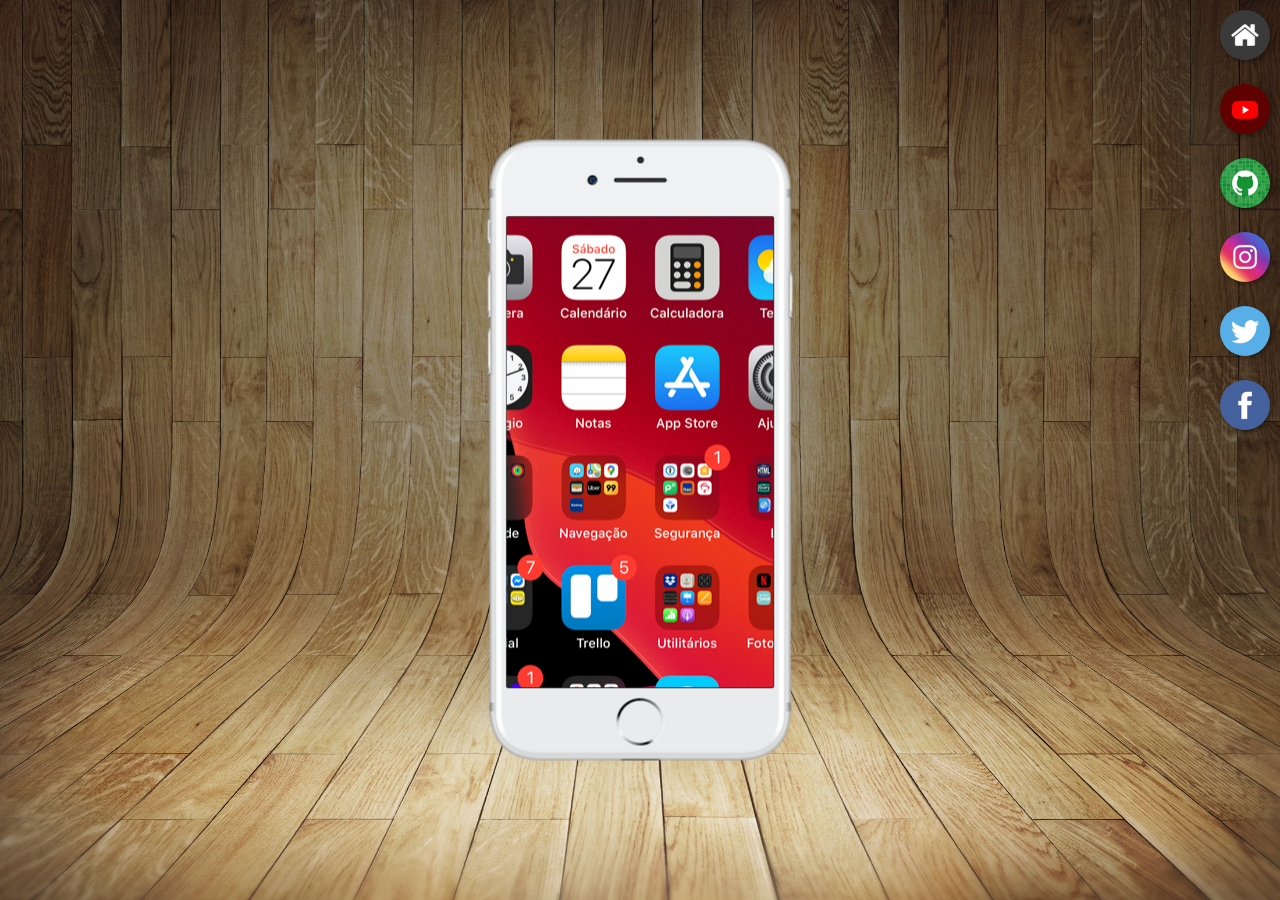
<file: index.html>
<!DOCTYPE html>
<html lang="pt-br">
<head>
    <meta charset="UTF-8">
    <meta name="viewport" content="width=device-width, initial-scale=1.0">
    <link rel="shortcut icon" href="favicon.ico" type="image/x-icon">
    <link rel="stylesheet" href="estilos/style.css">
    <title>Projetos redes sociais</title>
</head>
<body>
    <main>
        <section id="telefone">
            <iframe src="home.html" name="tela" id="tela" frameborder="0">
                Seu navegador não é compatível com isso.
            </iframe>
        </section>

        <section id="redes-sociais">

            <a href="home.html" target="tela"><img src="imagens/logo-home.jpg" alt="Home"></a><br>

            <a href="youtube.html" target="tela"><img src="imagens/logo-youtube.jpg" alt="Youtube"></a><br>

            <a href="github.html" target="tela"><img src="imagens/logo-github.jpg" alt="GitHub"></a><br>

            <a href="instagram.html" target="tela"><img src="imagens/logo-instagram.jpg" alt="Instagram"></a><br>

            <a href="twitter.html" target="tela"><img src="imagens/logo-twitter.jpg" alt="Twitter"></a><br>

            <a href="facebook.html" target="tela"><img src="imagens/logo-facebook.jpg" alt="Facebook"></a>
        </section>
    </main>
</body>
</html>
</file>
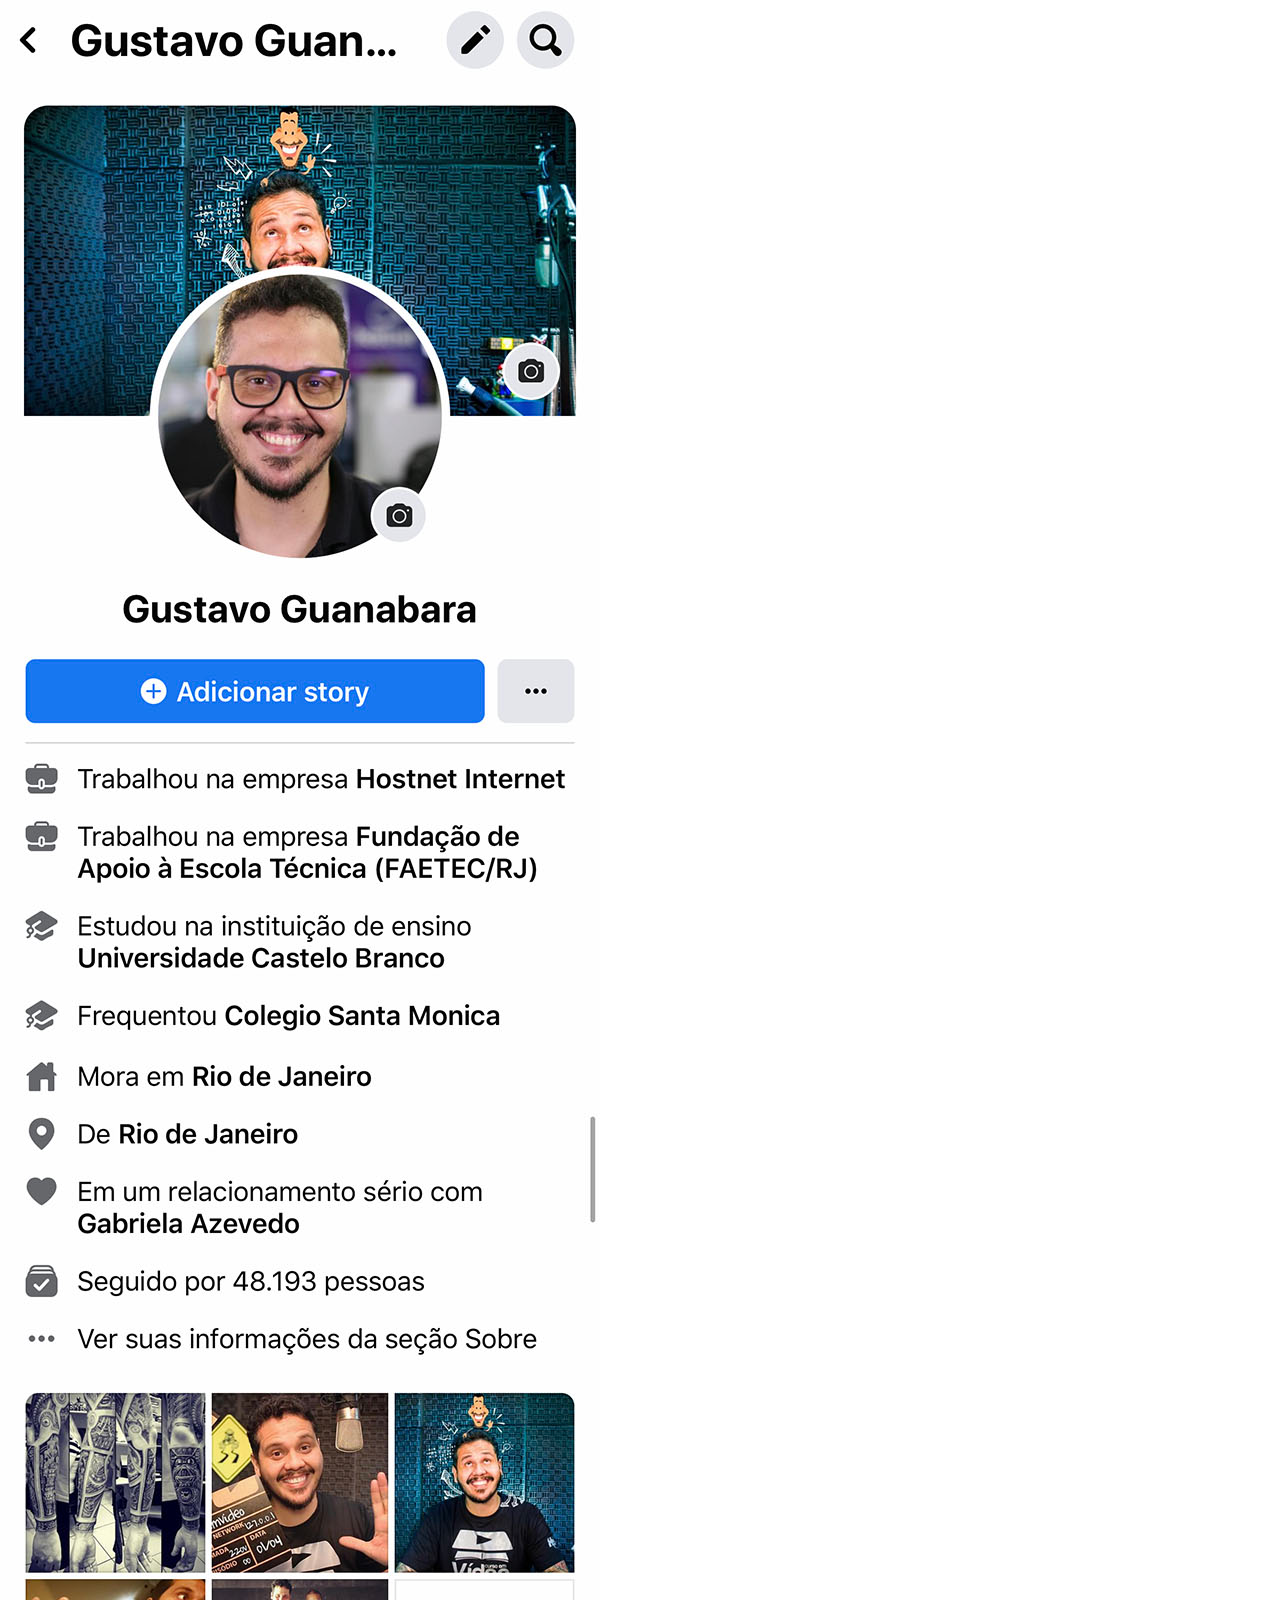
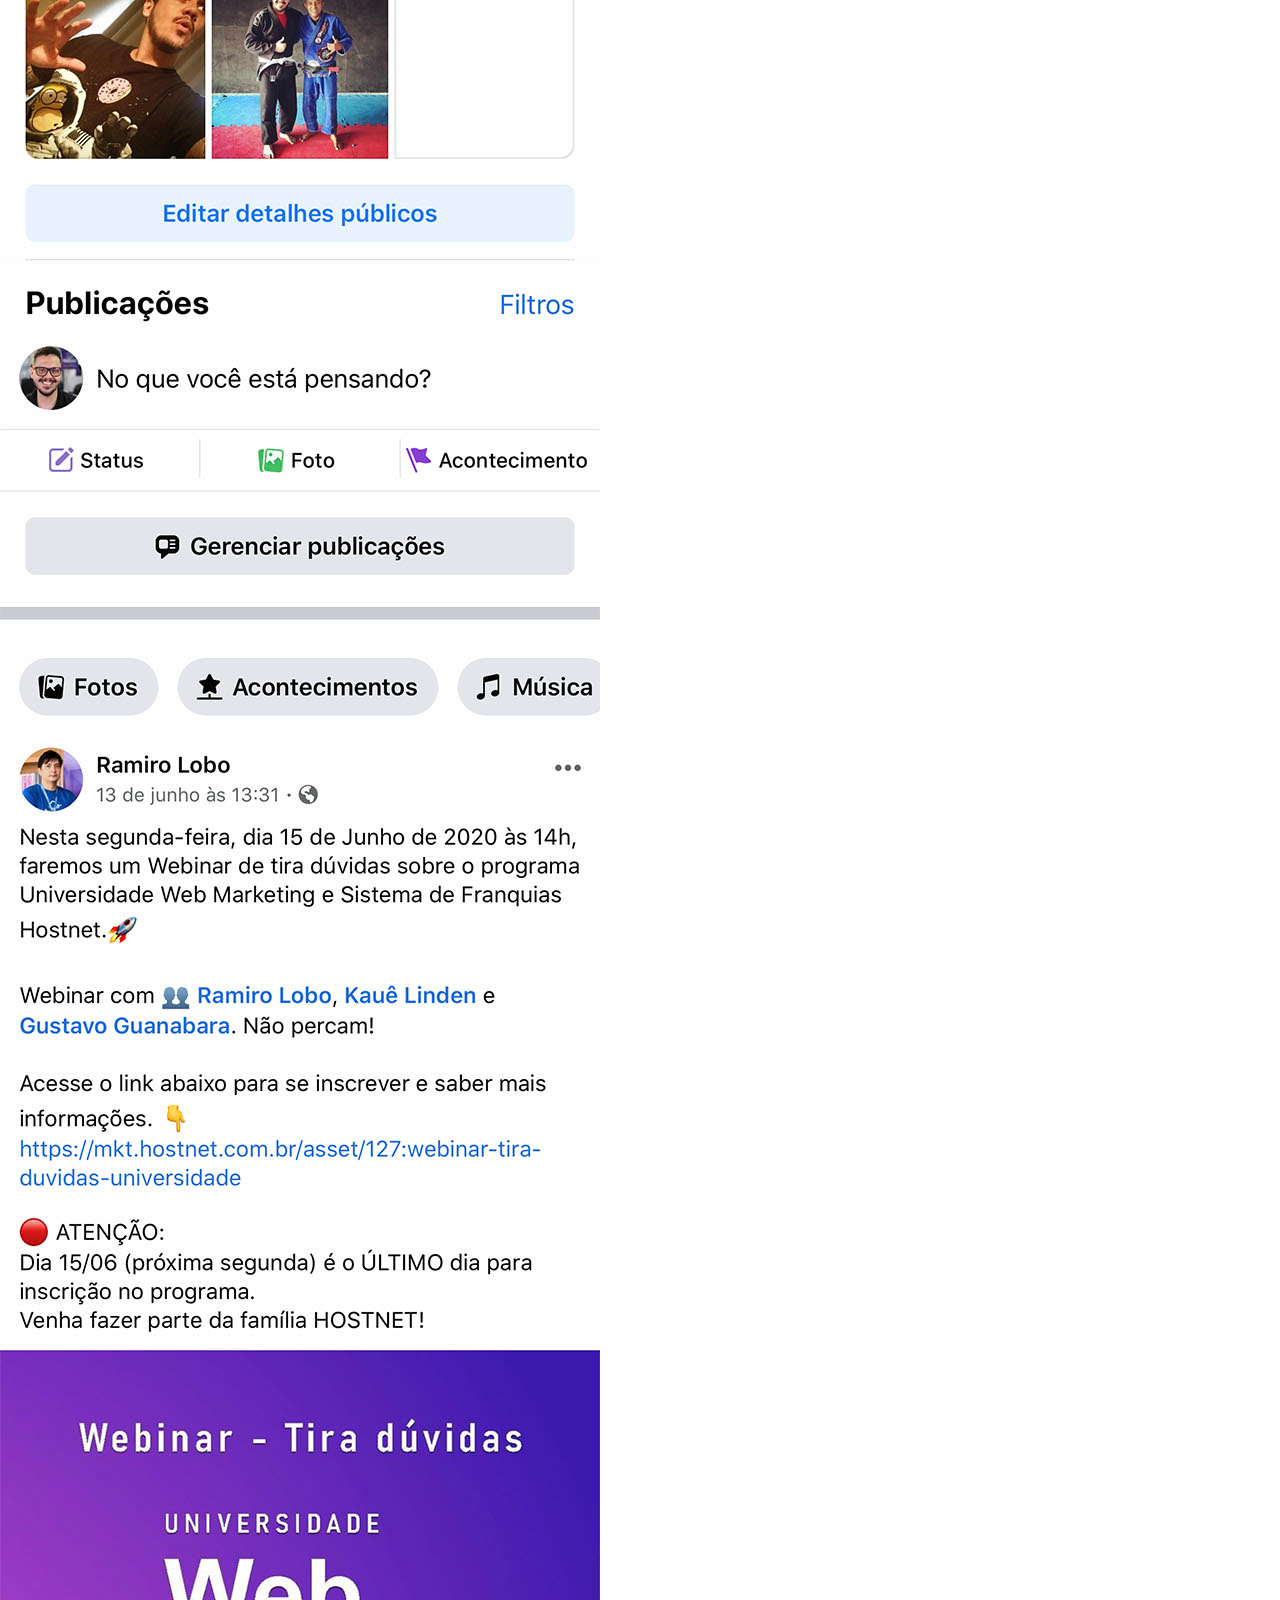
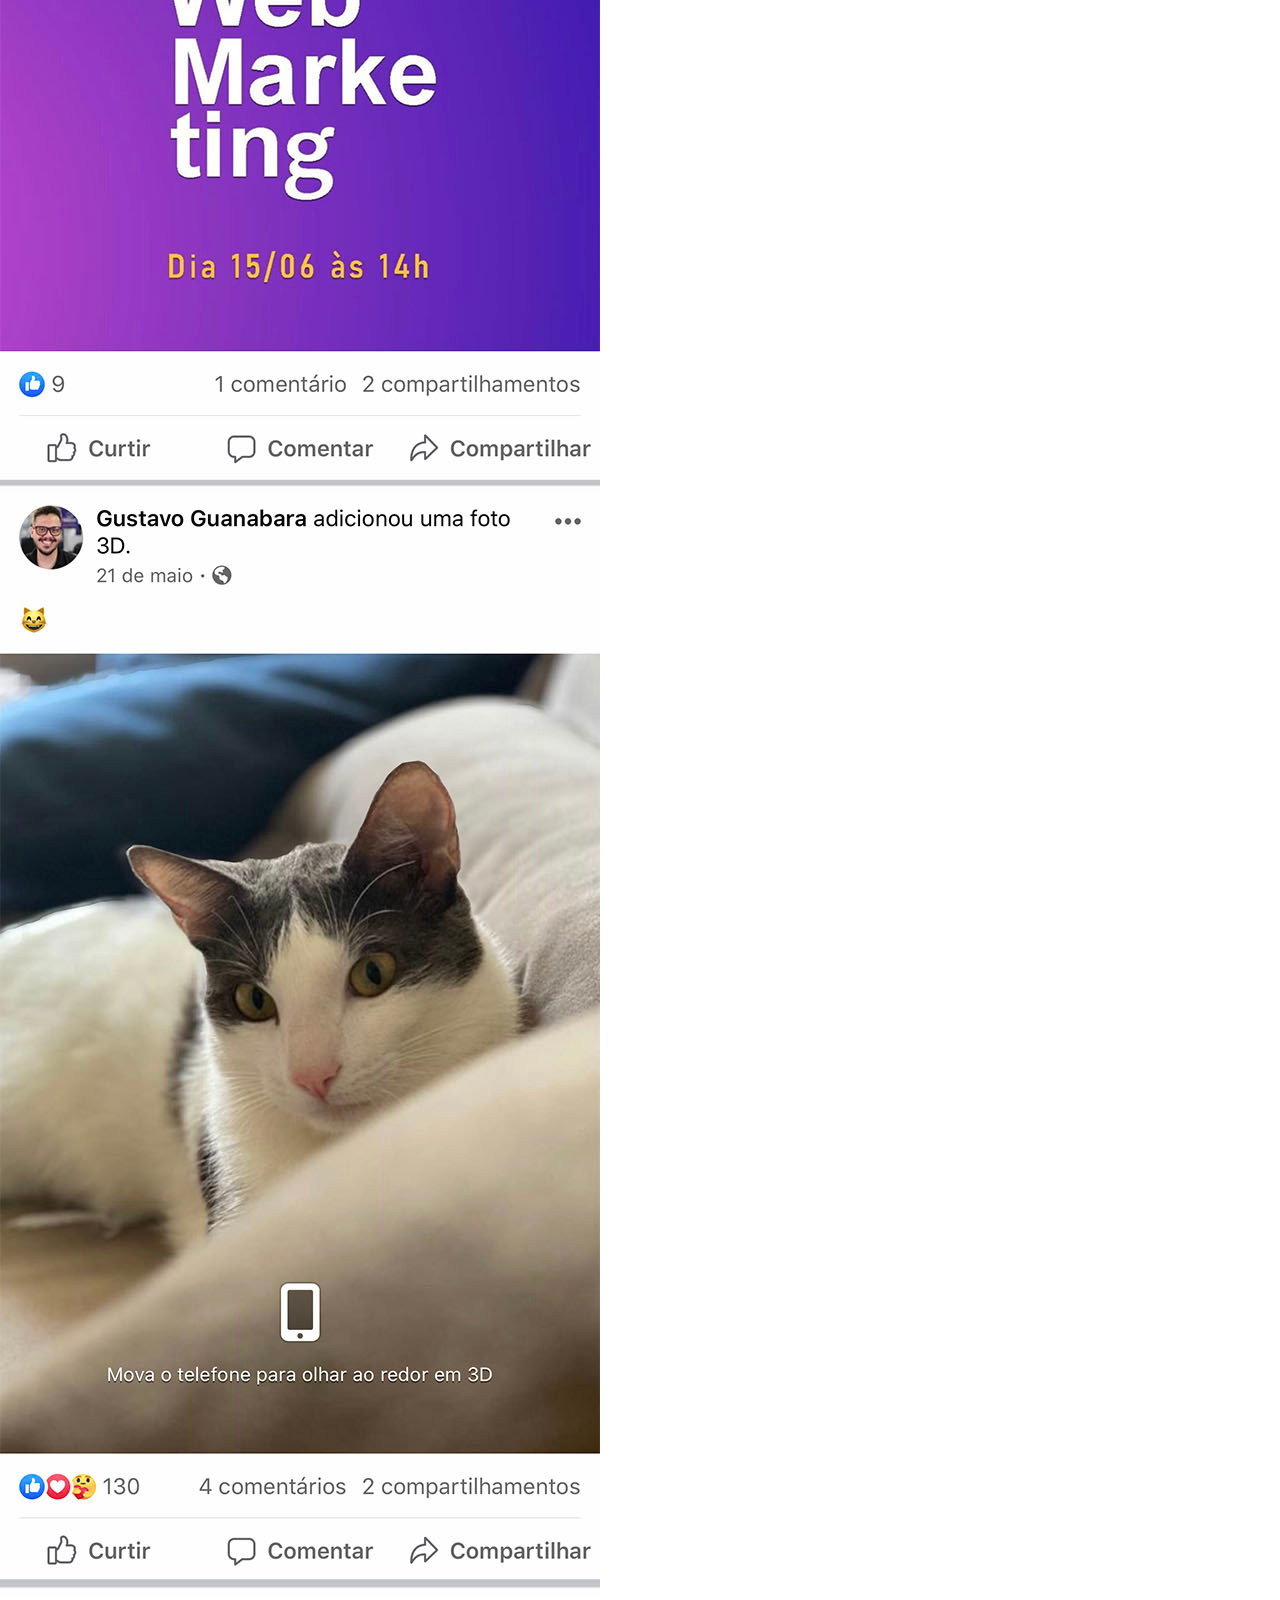
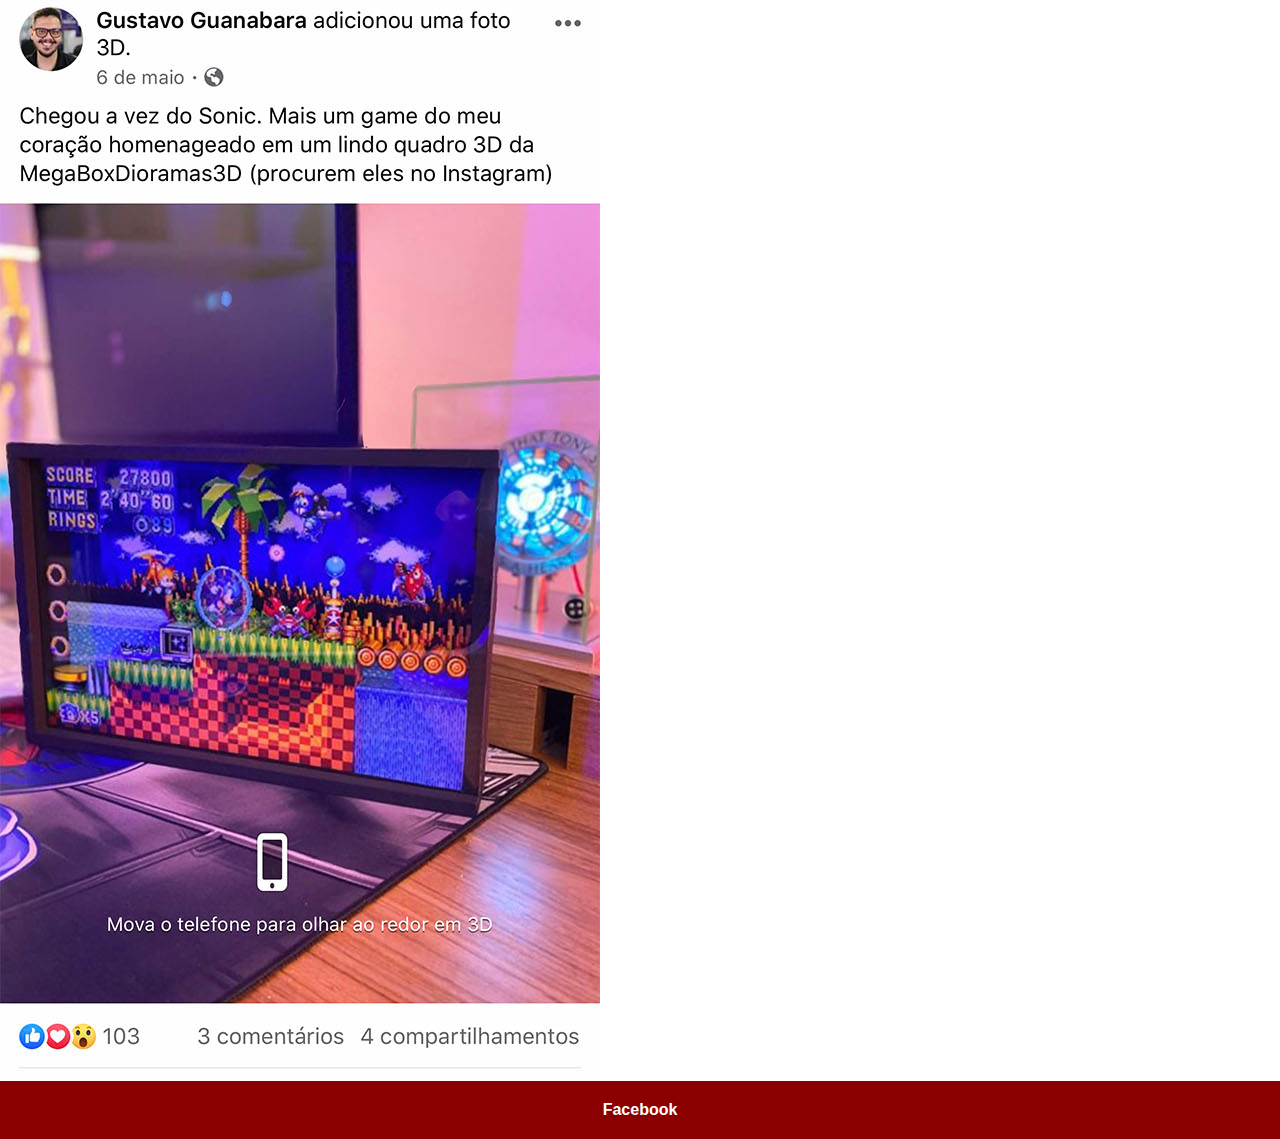
<file: facebook.html>
<!DOCTYPE html>
<html lang="pt-br">
<head>
    <meta charset="UTF-8">
    <meta name="viewport" content="width=device-width, initial-scale=1.0">
    <link rel="stylesheet" href="estilos/social.css">
    <title>Facebook</title>
</head>
<body>
    <img src="imagens/tela-facebook.jpg" alt="Facebook">
    <a href="https://www.facebook.com/gustavoguanabara">Facebook</a>
    
</body>
</html>
</file>
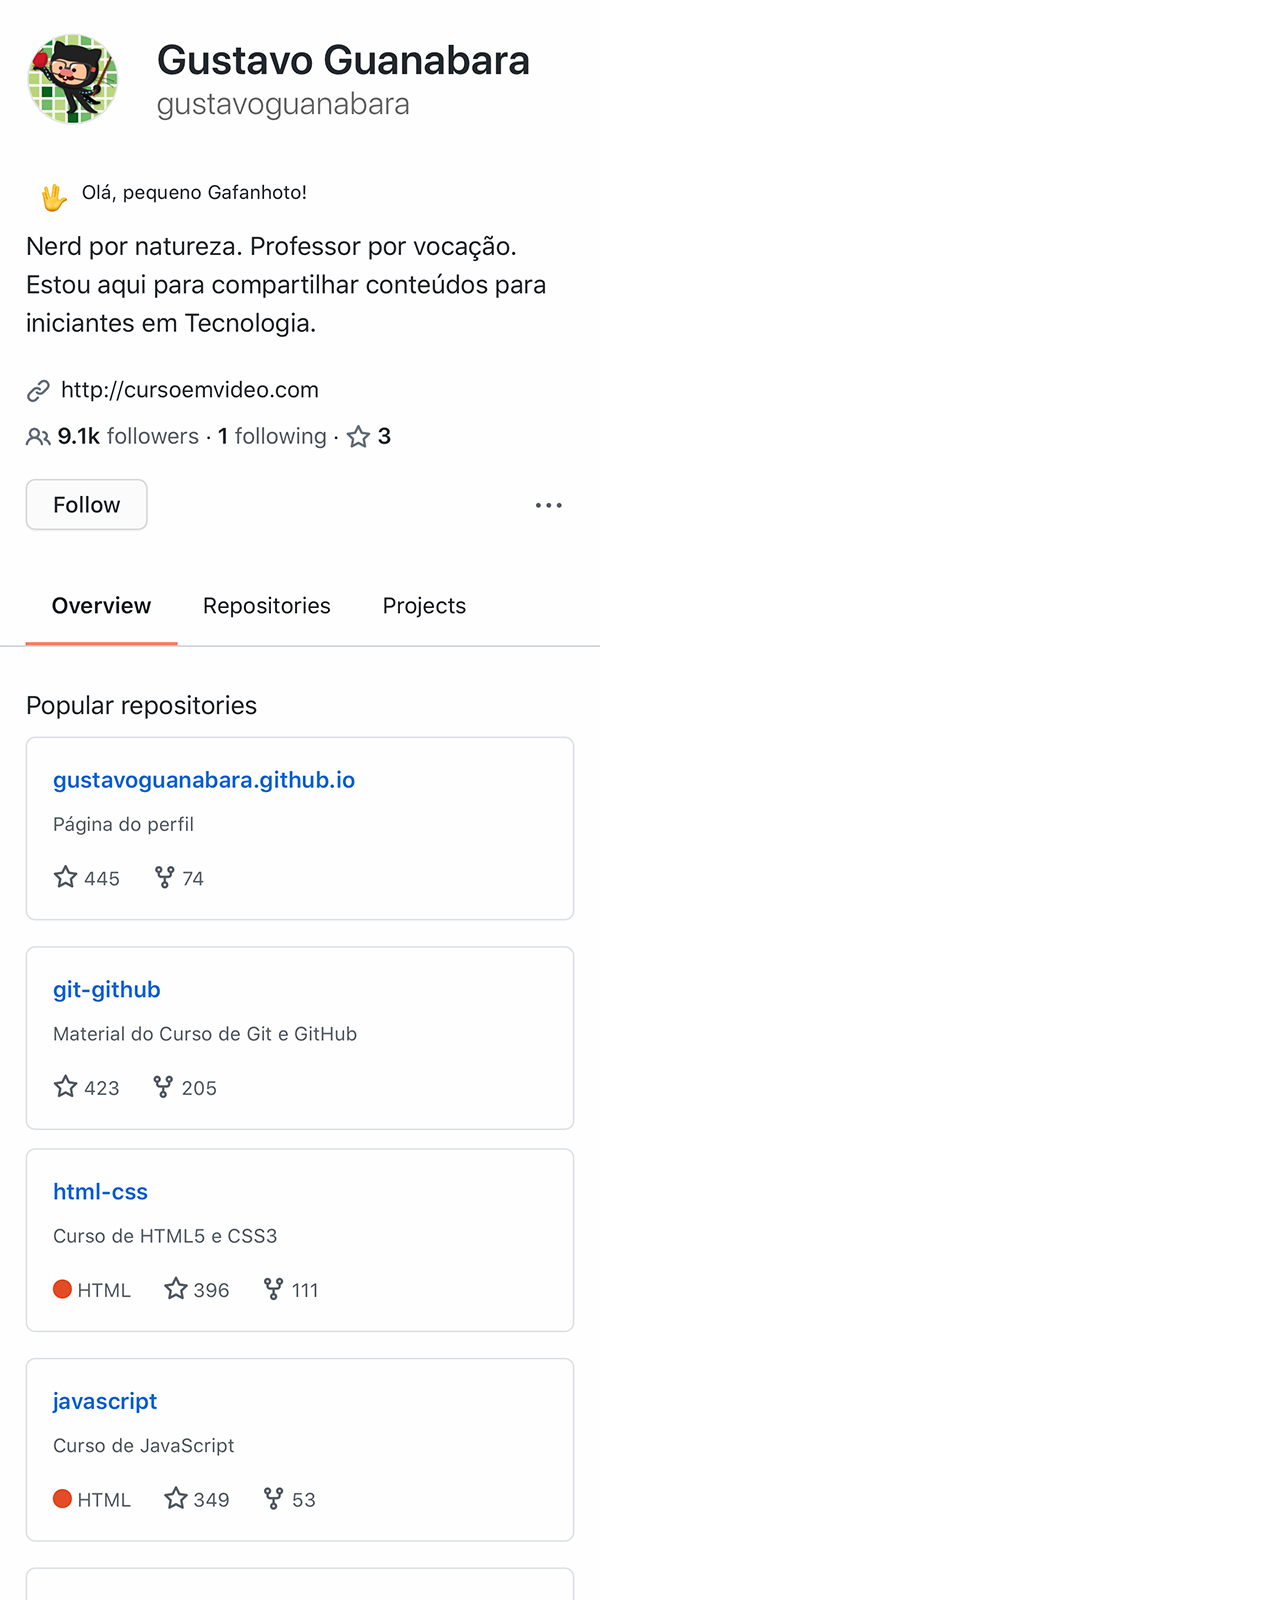
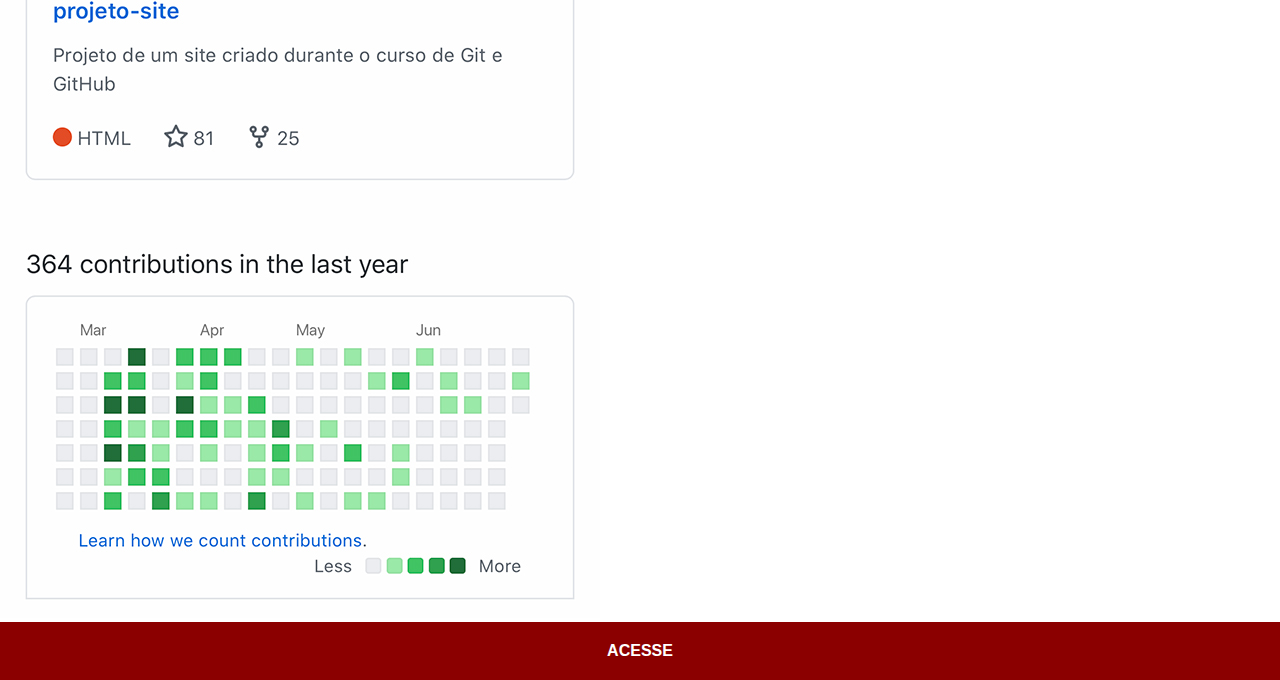
<file: github.html>
<!DOCTYPE html>
<html lang="pt-br">
<head>
    <meta charset="UTF-8">
    <meta name="viewport" content="width=device-width, initial-scale=1.0">
    <title>Github</title>
    <link rel="stylesheet" href="estilos/social.css">
</head>
<body>
    <img src="imagens/tela-github.jpg" alt="GitHub">
    <a href="https://github.com/gustavoguanabara/html-css" target="_blank">ACESSE</a>
    
</body>
</html>
</file>
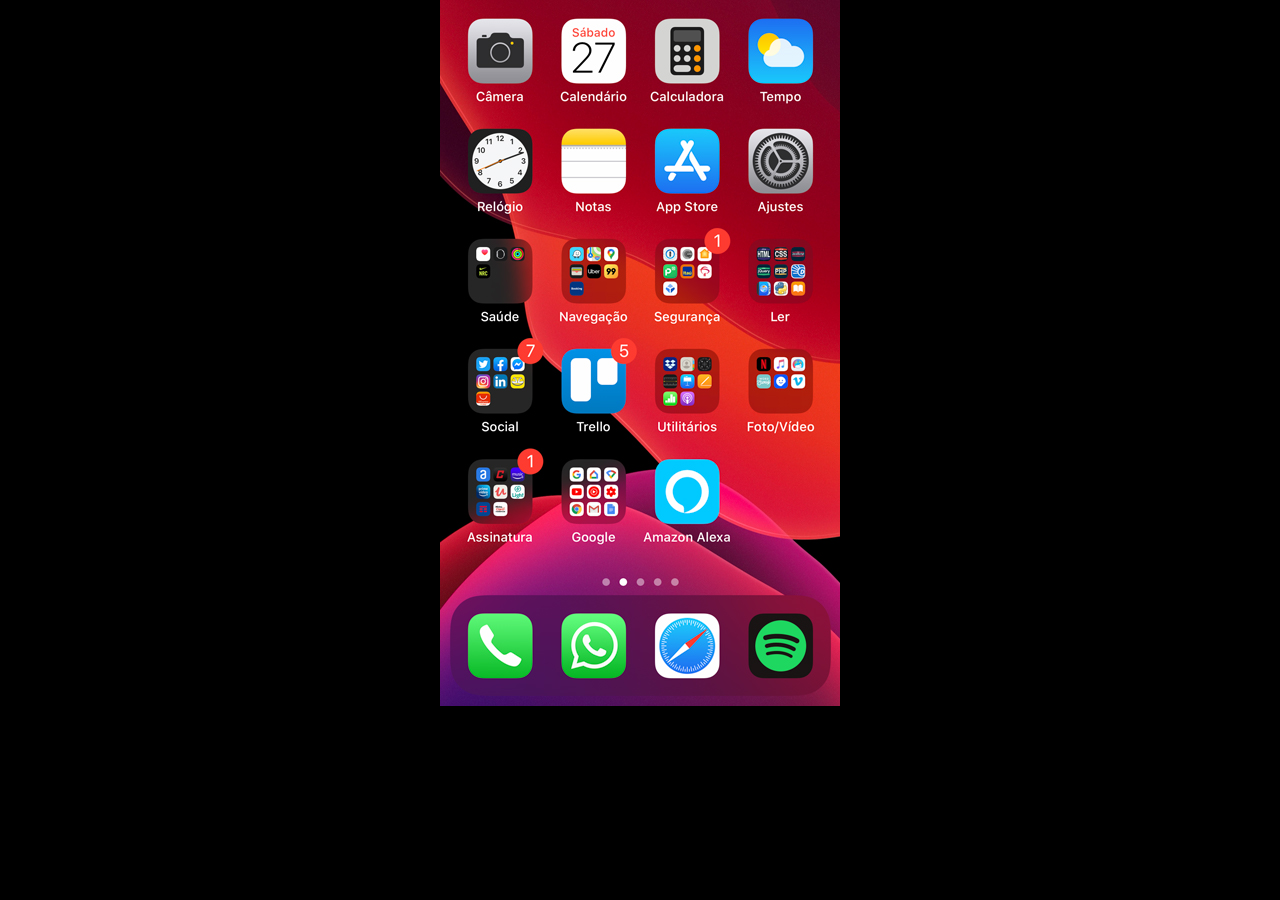
<file: home.html>
<!DOCTYPE html>
<html lang="pt-br">
<head>
    <meta charset="UTF-8">
    <meta name="viewport" content="width=device-width, initial-scale=1.0">
    <title>Home</title>
    <style>
        * {
            margin: 0px;
            padding: 0px;
        }

        body {
            width: 100vw;
            height: 100vh;
            background: black url('imagens/tela-home.jpg')no-repeat top center;
        }
    </style>
</head>
<body>

    
</body>
</html>
</file>
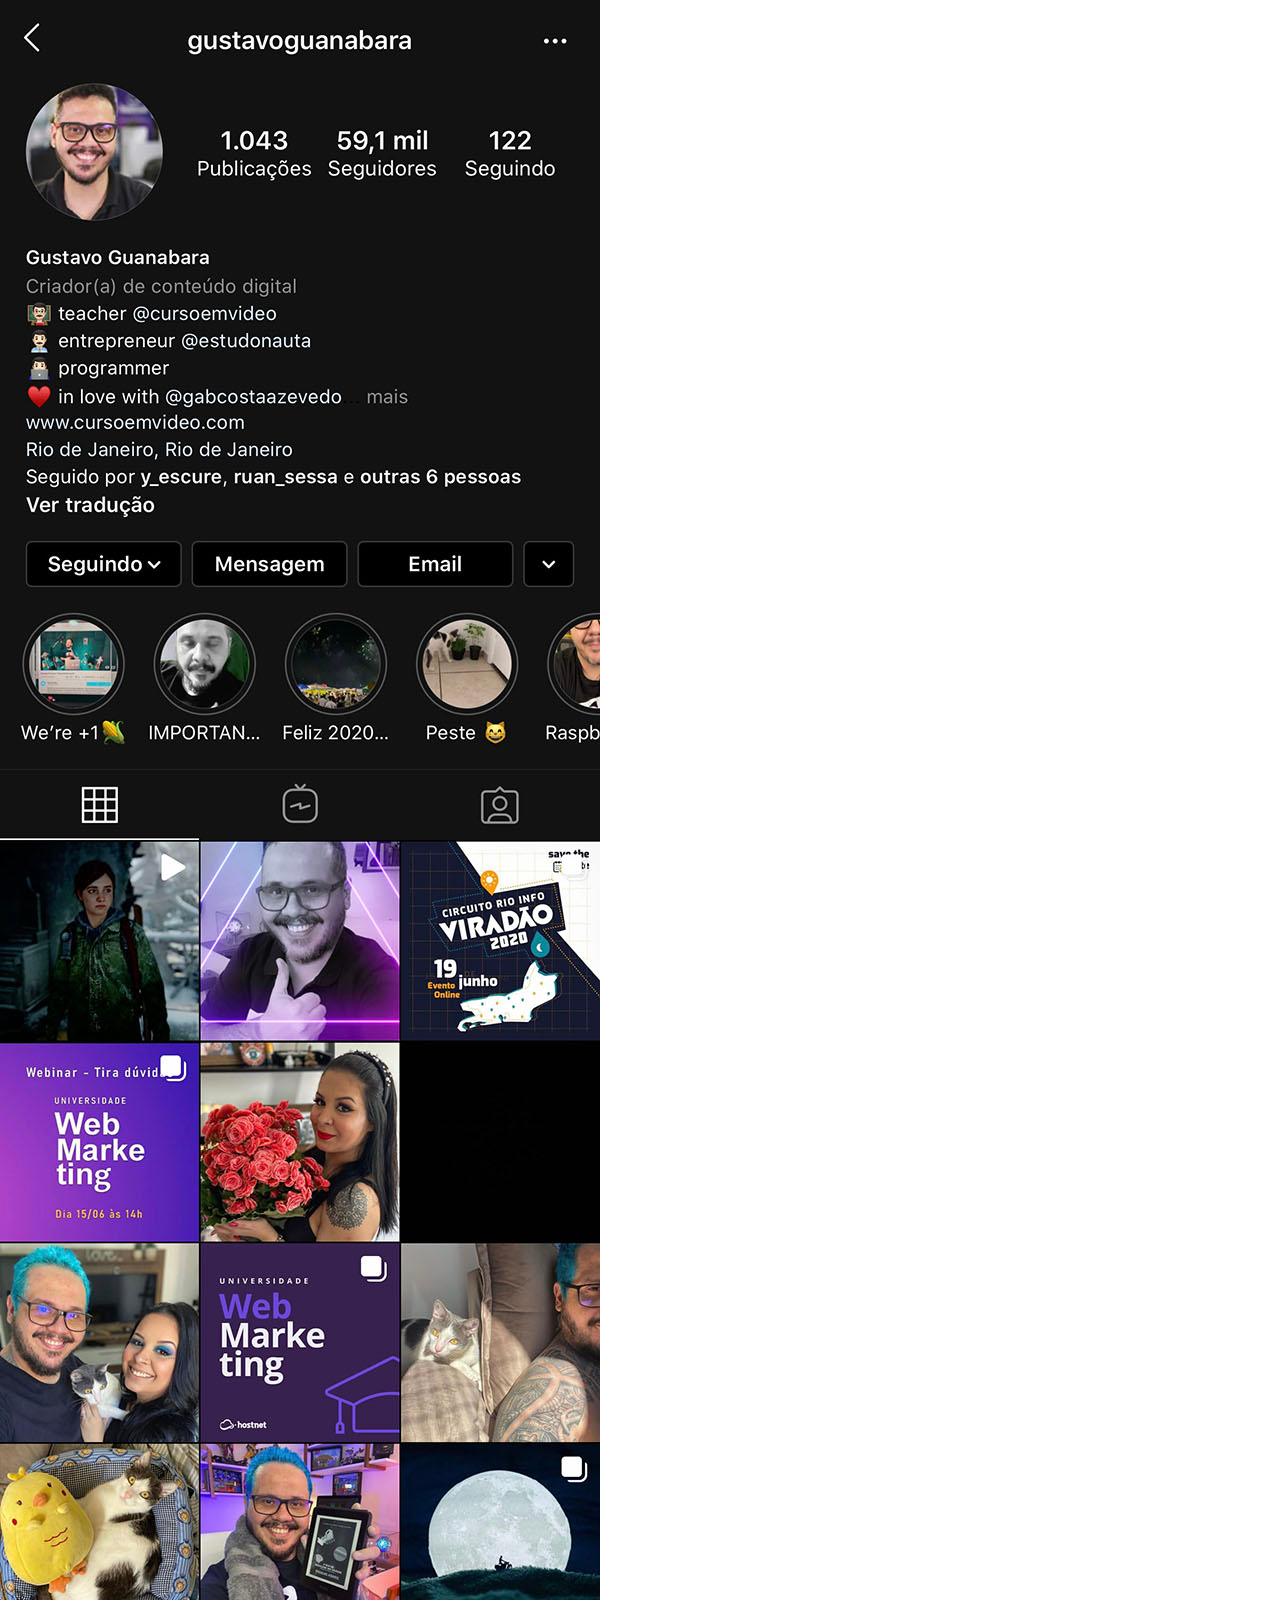
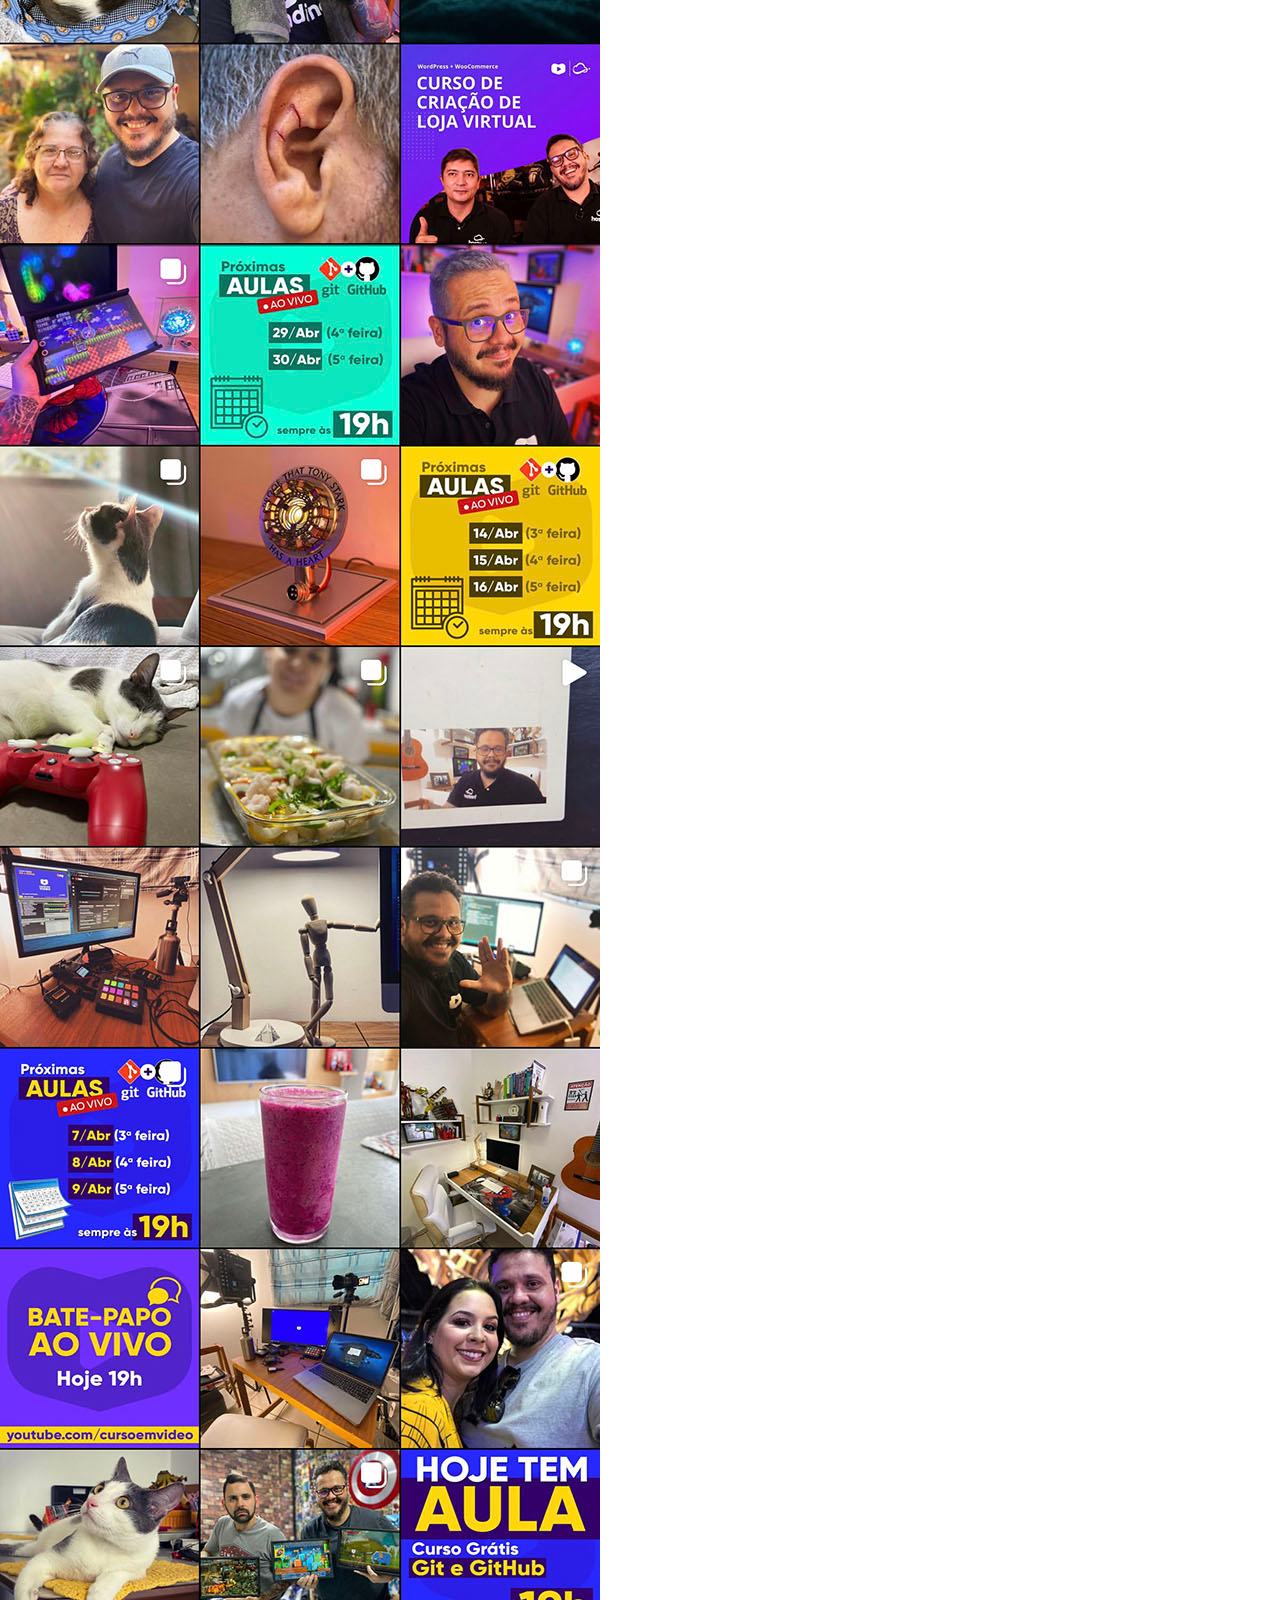
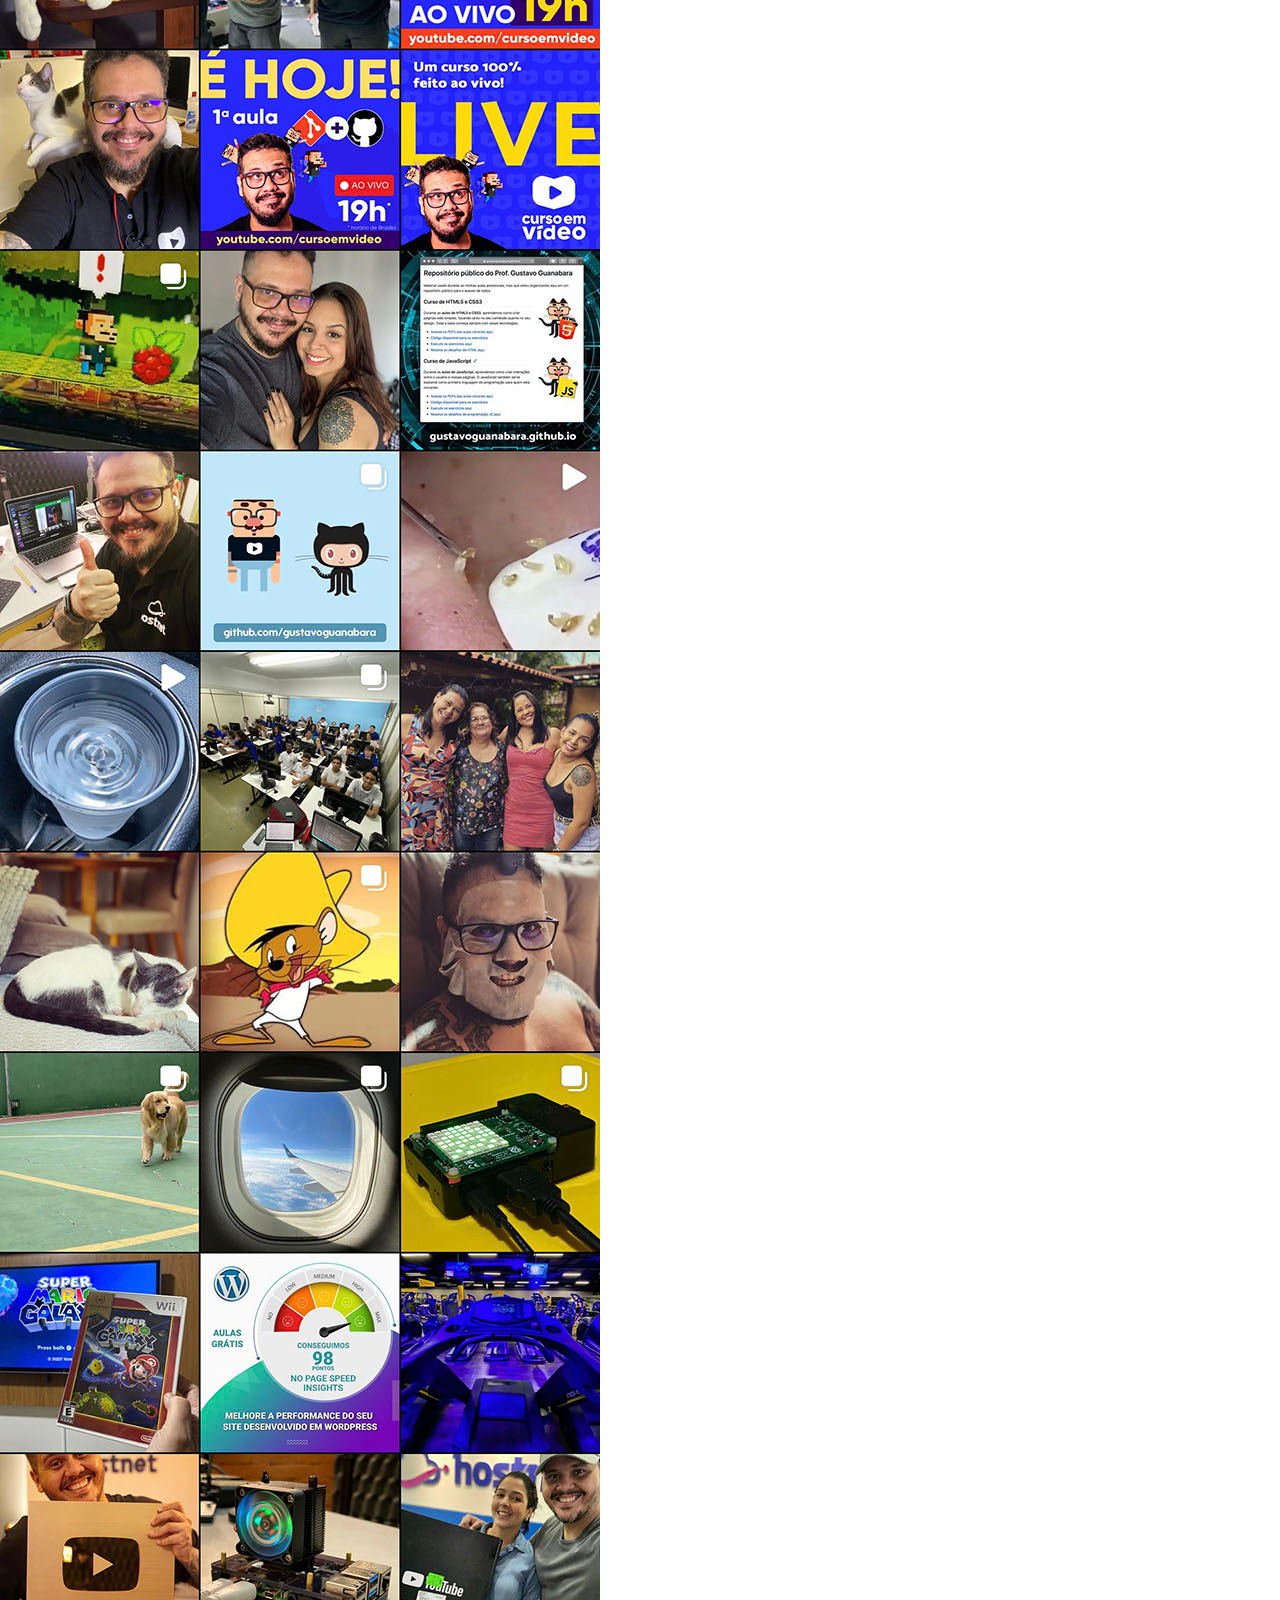
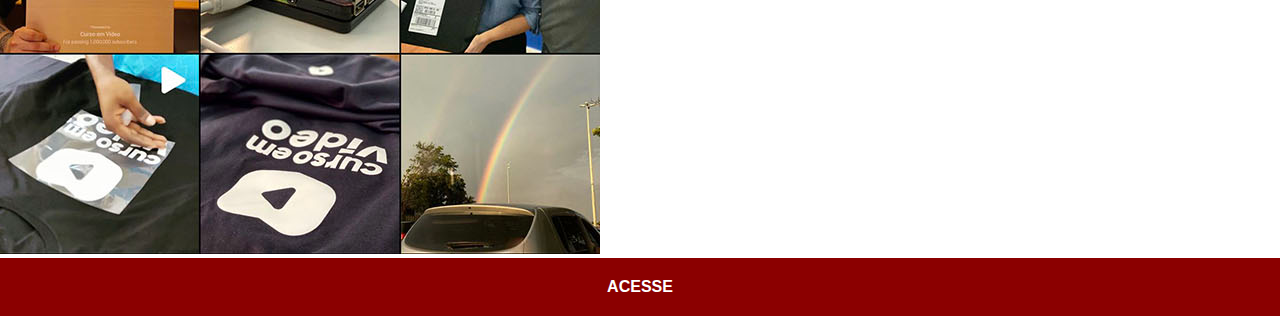
<file: instagram.html>
<!DOCTYPE html>
<html lang="pt-br">
<head>
    <meta charset="UTF-8">
    <meta name="viewport" content="width=device-width, initial-scale=1.0">
    <link rel="stylesheet" href="estilos/social.css">
    <title>Instagram</title>
</head>
<body>
    <img src="imagens/tela-instagram.jpg" alt="Instagram">
    <a href="https://www.instagram.com/gustavoguanabara/?hl=pt">ACESSE</a>
    
</body>
</html>
</file>
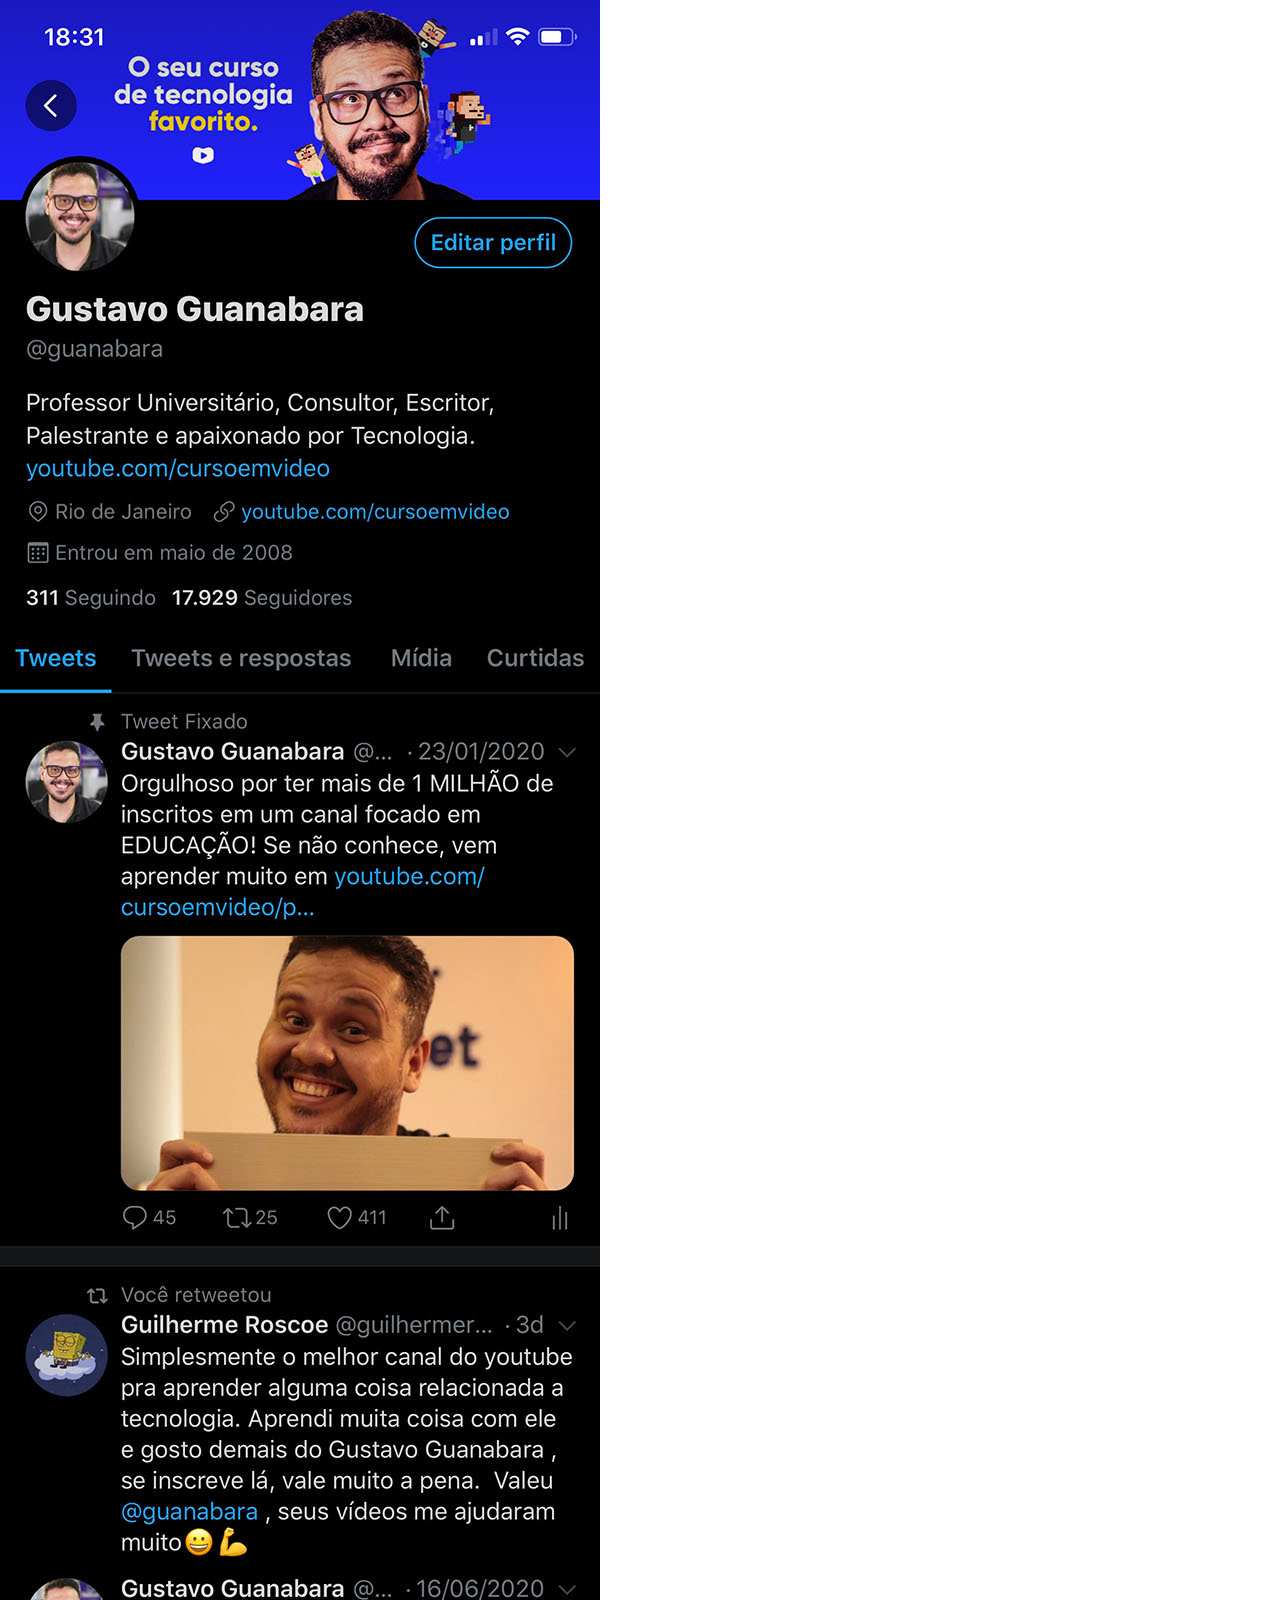
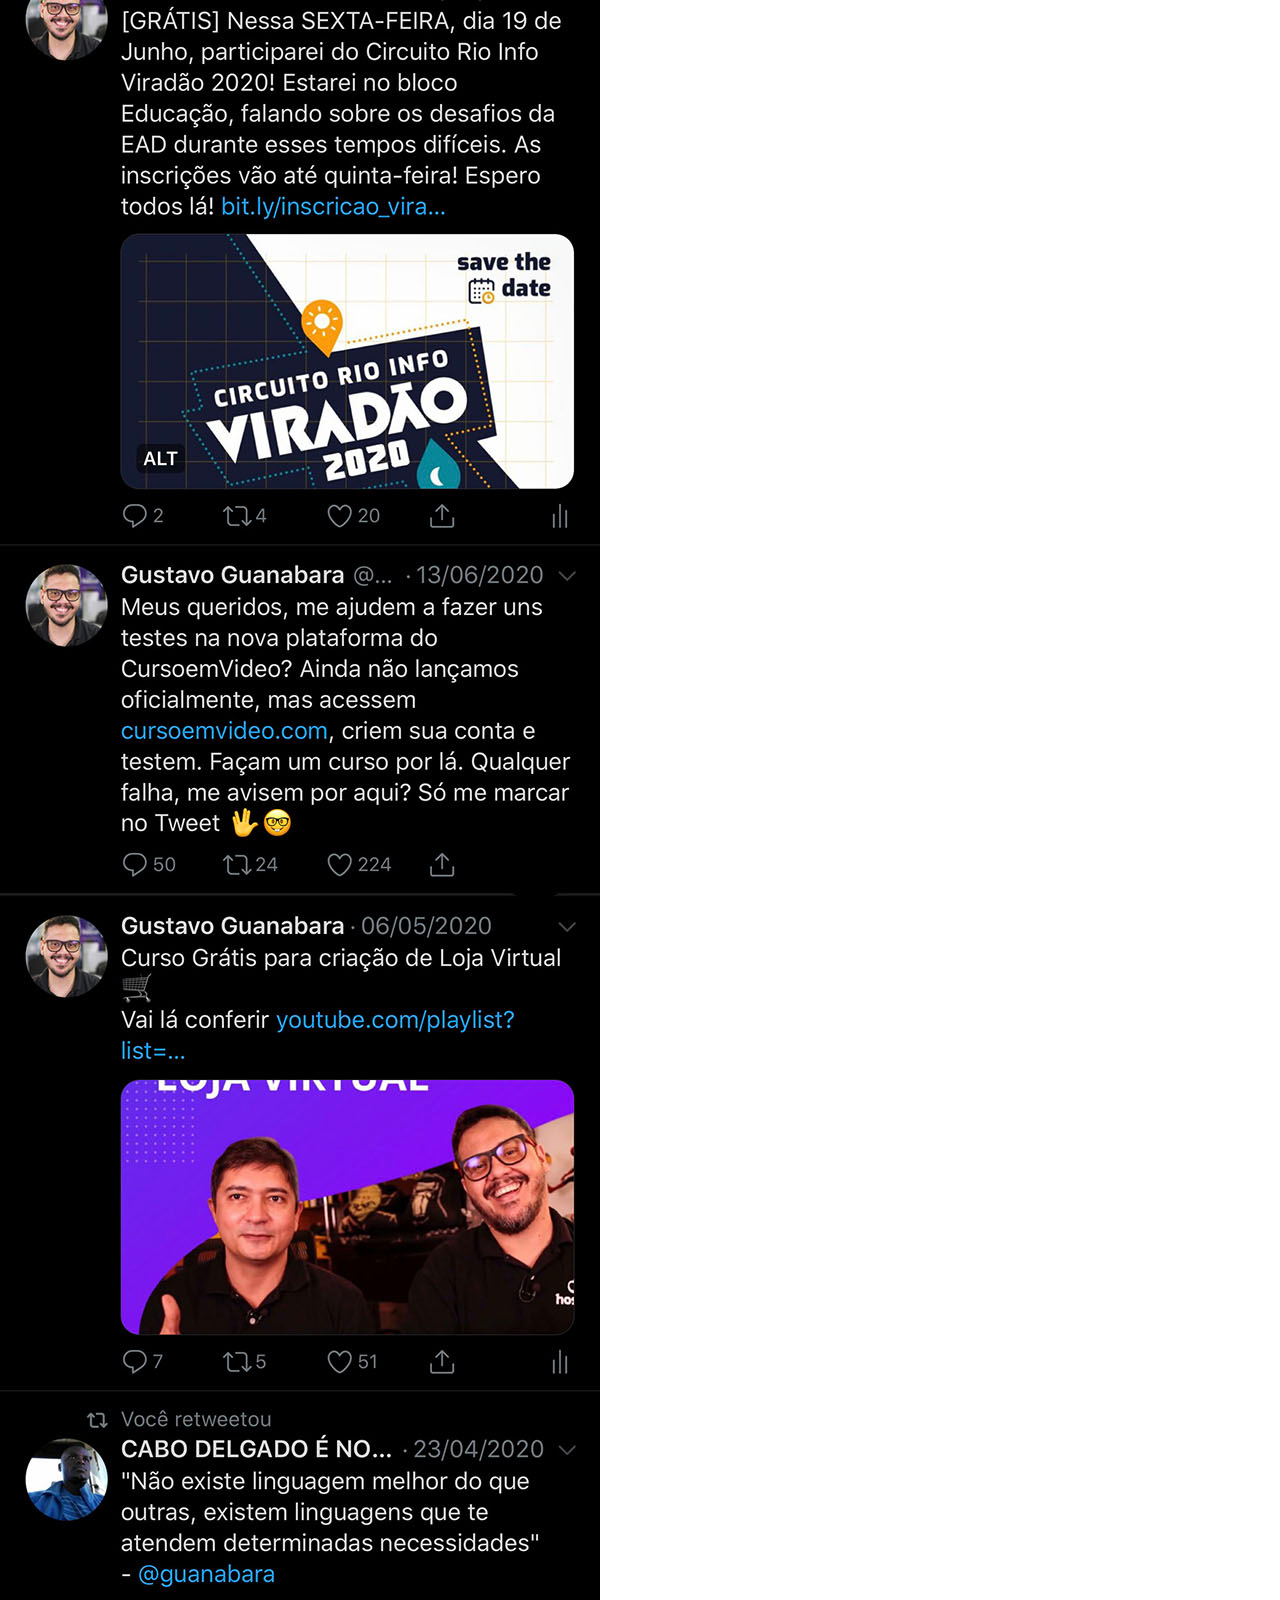
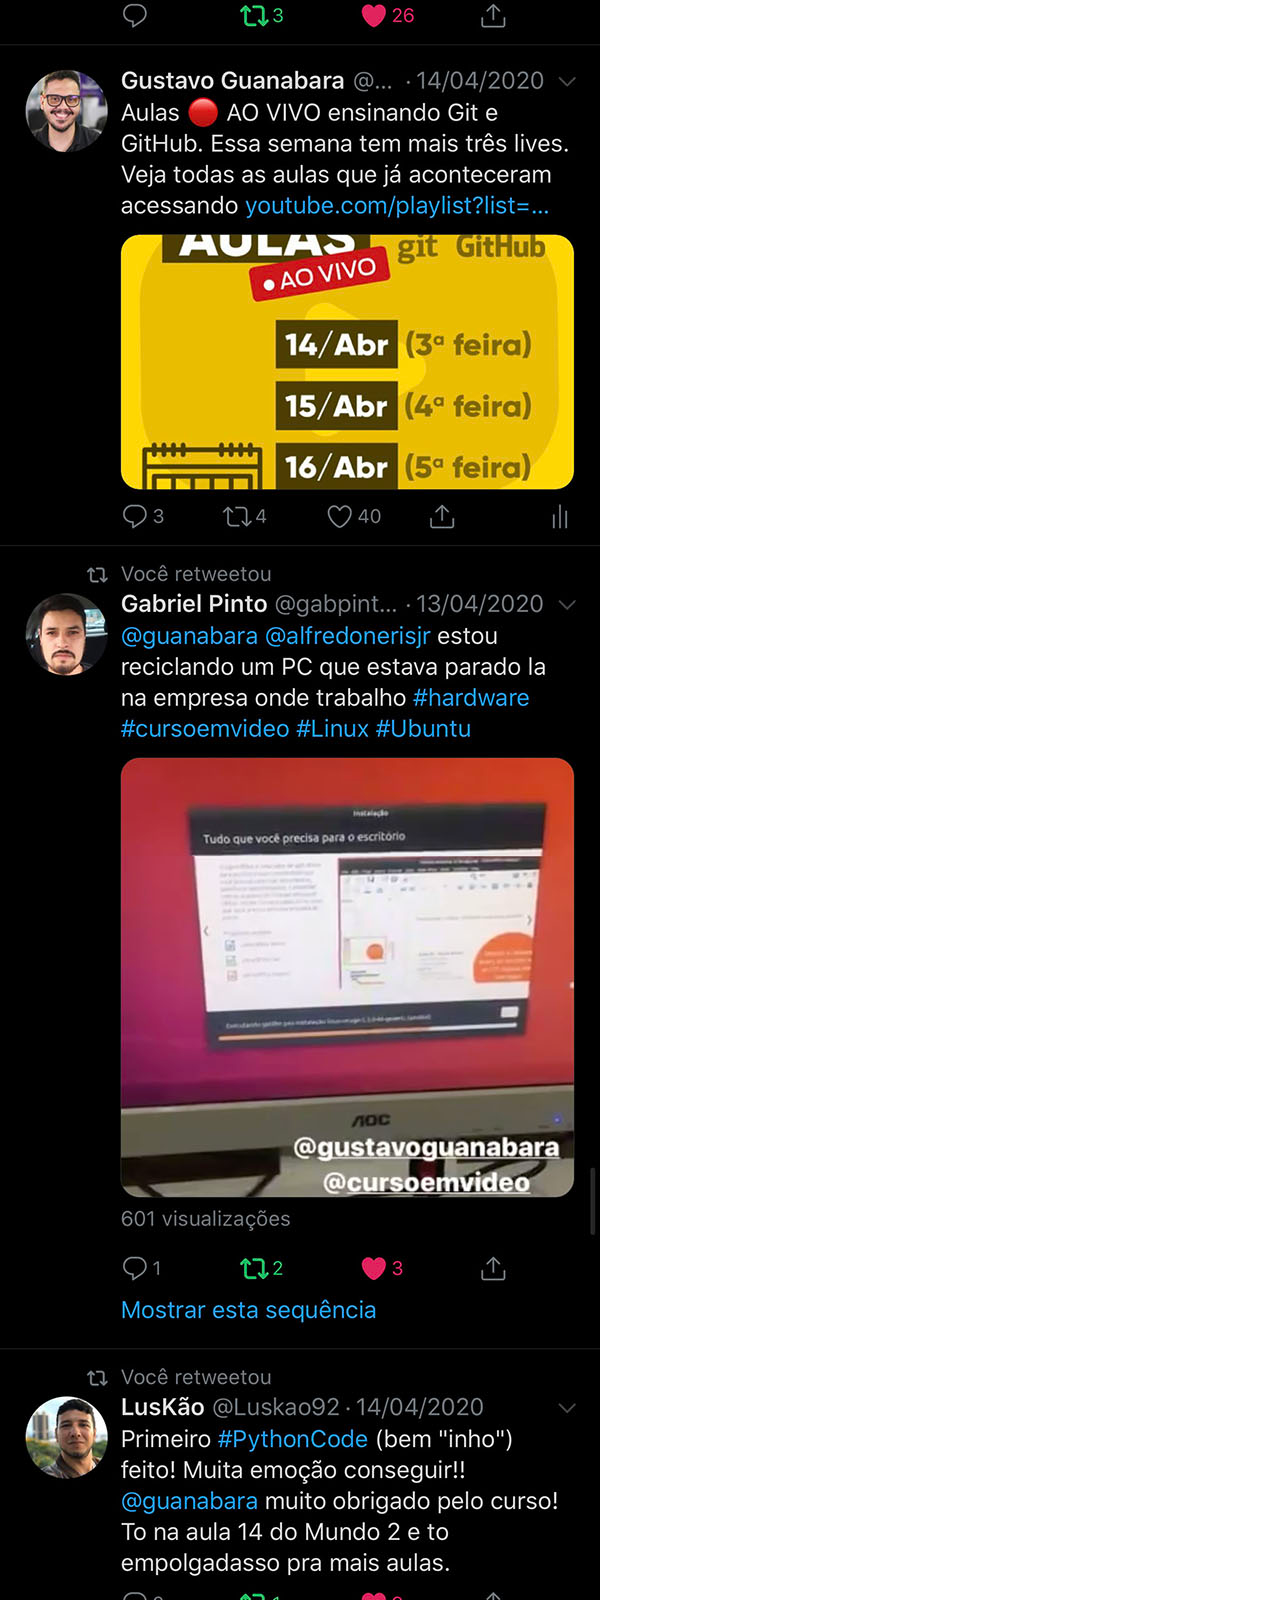
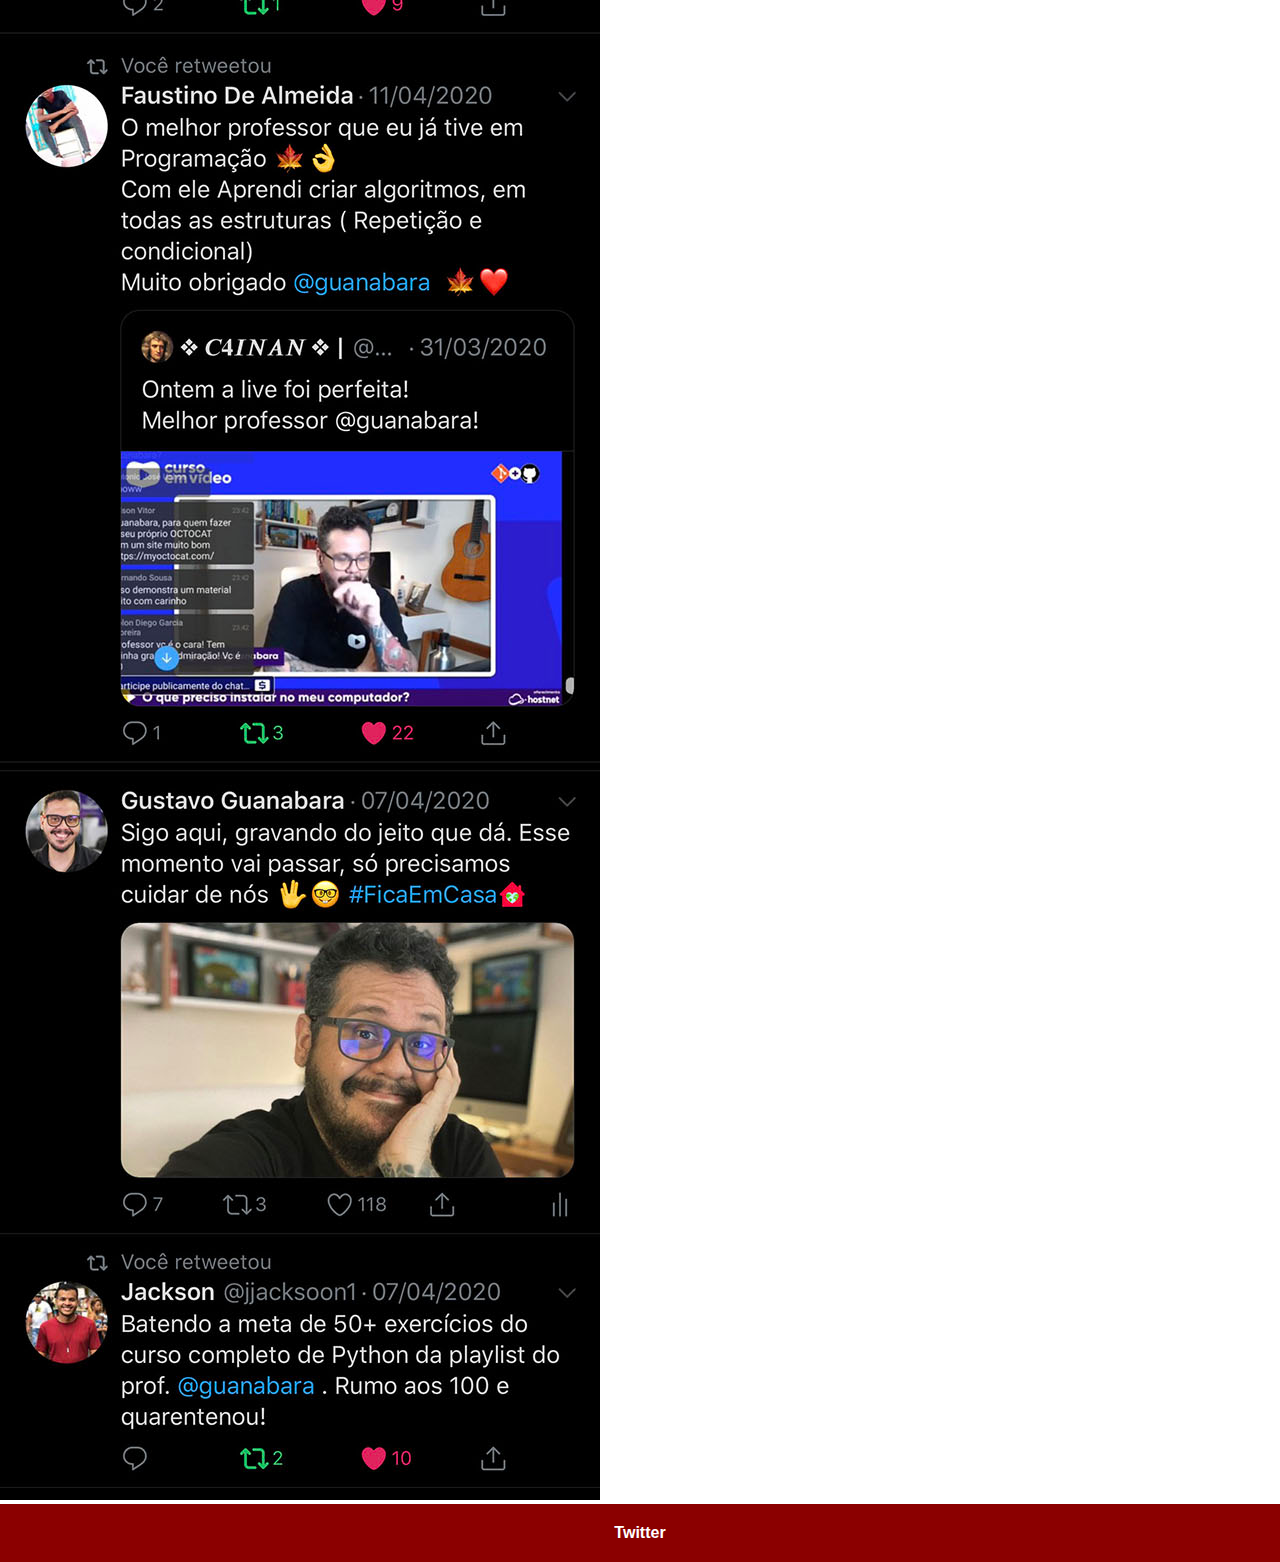
<file: twitter.html>
<!DOCTYPE html>
<html lang="pt-br">
<head>
    <meta charset="UTF-8">
    <meta name="viewport" content="width=device-width, initial-scale=1.0">
    <link rel="stylesheet" href="estilos/social.css">
    <title>Twitter</title>
</head>
<body>
    <img src="imagens/tela-twitter.jpg" alt="Twitter">
    <a href="https://twitter.com/guanabara">Twitter</a>
    
</body>
</html>
</file>
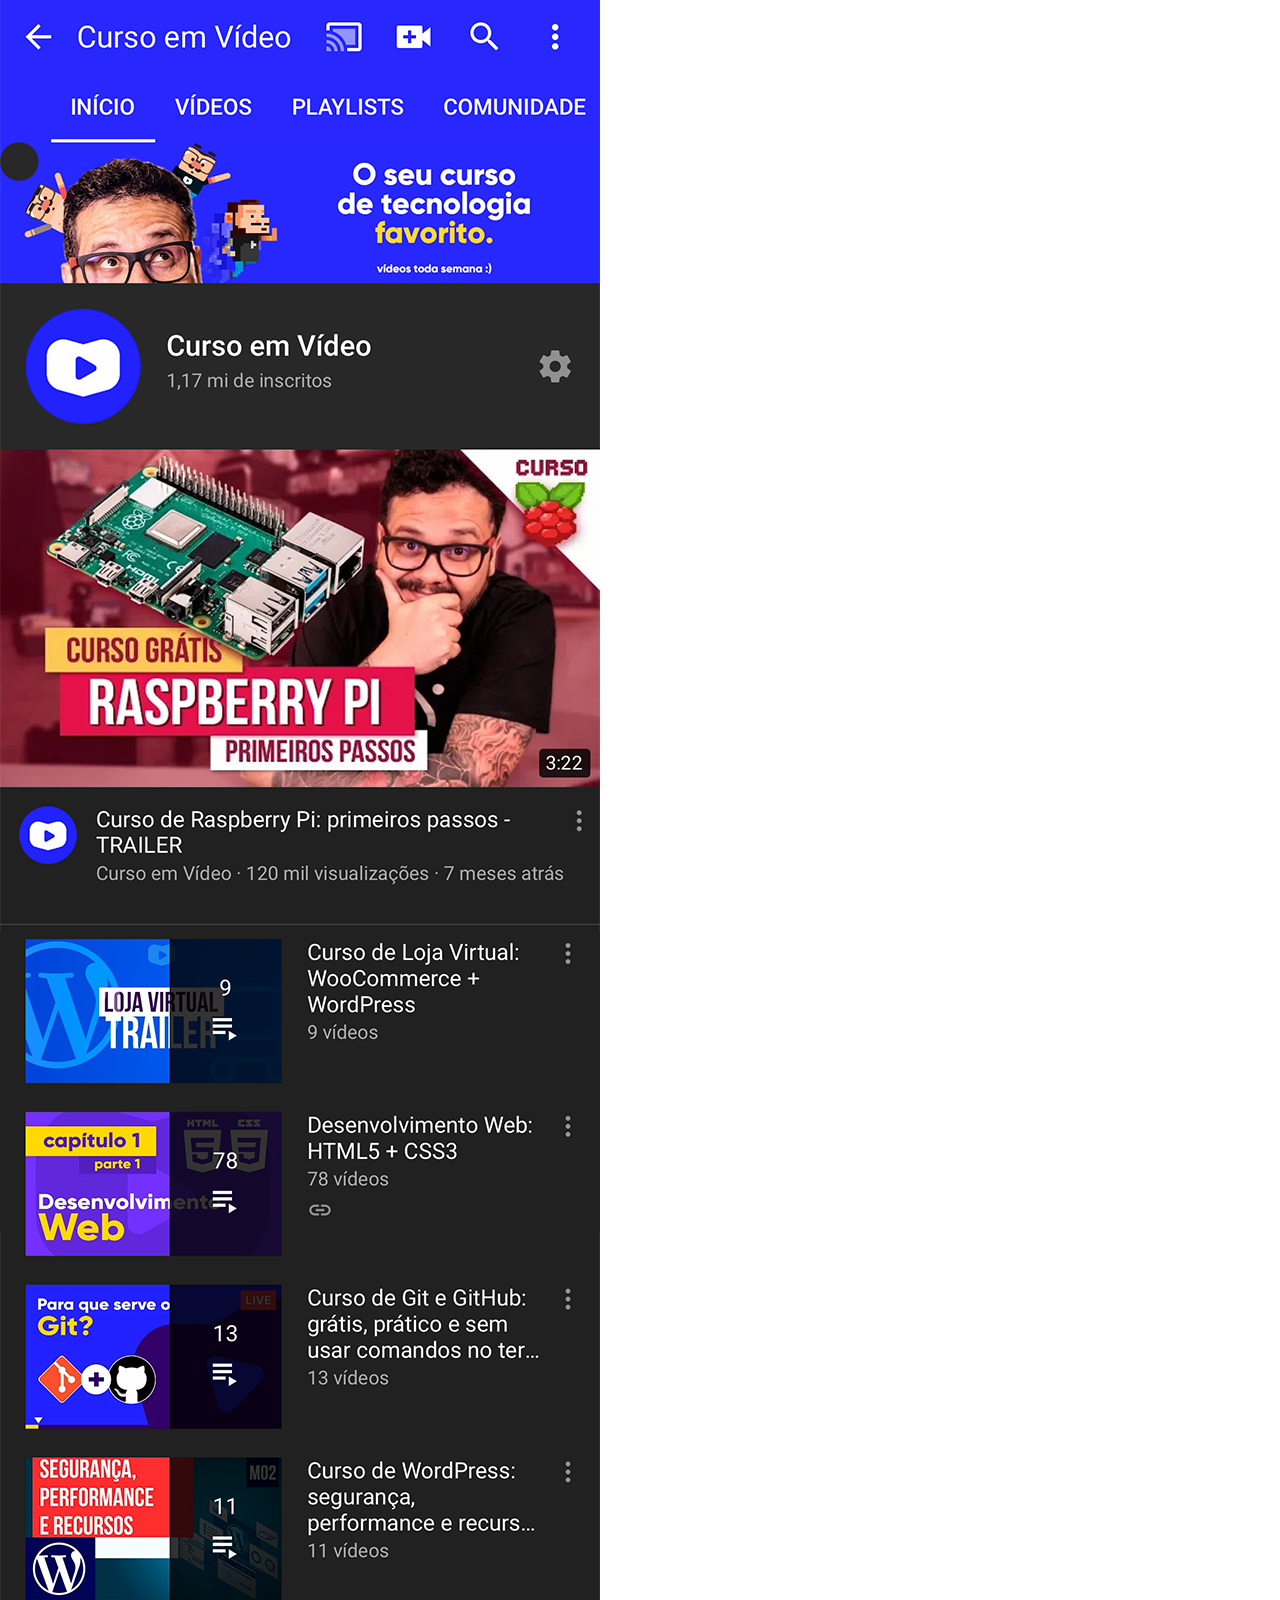
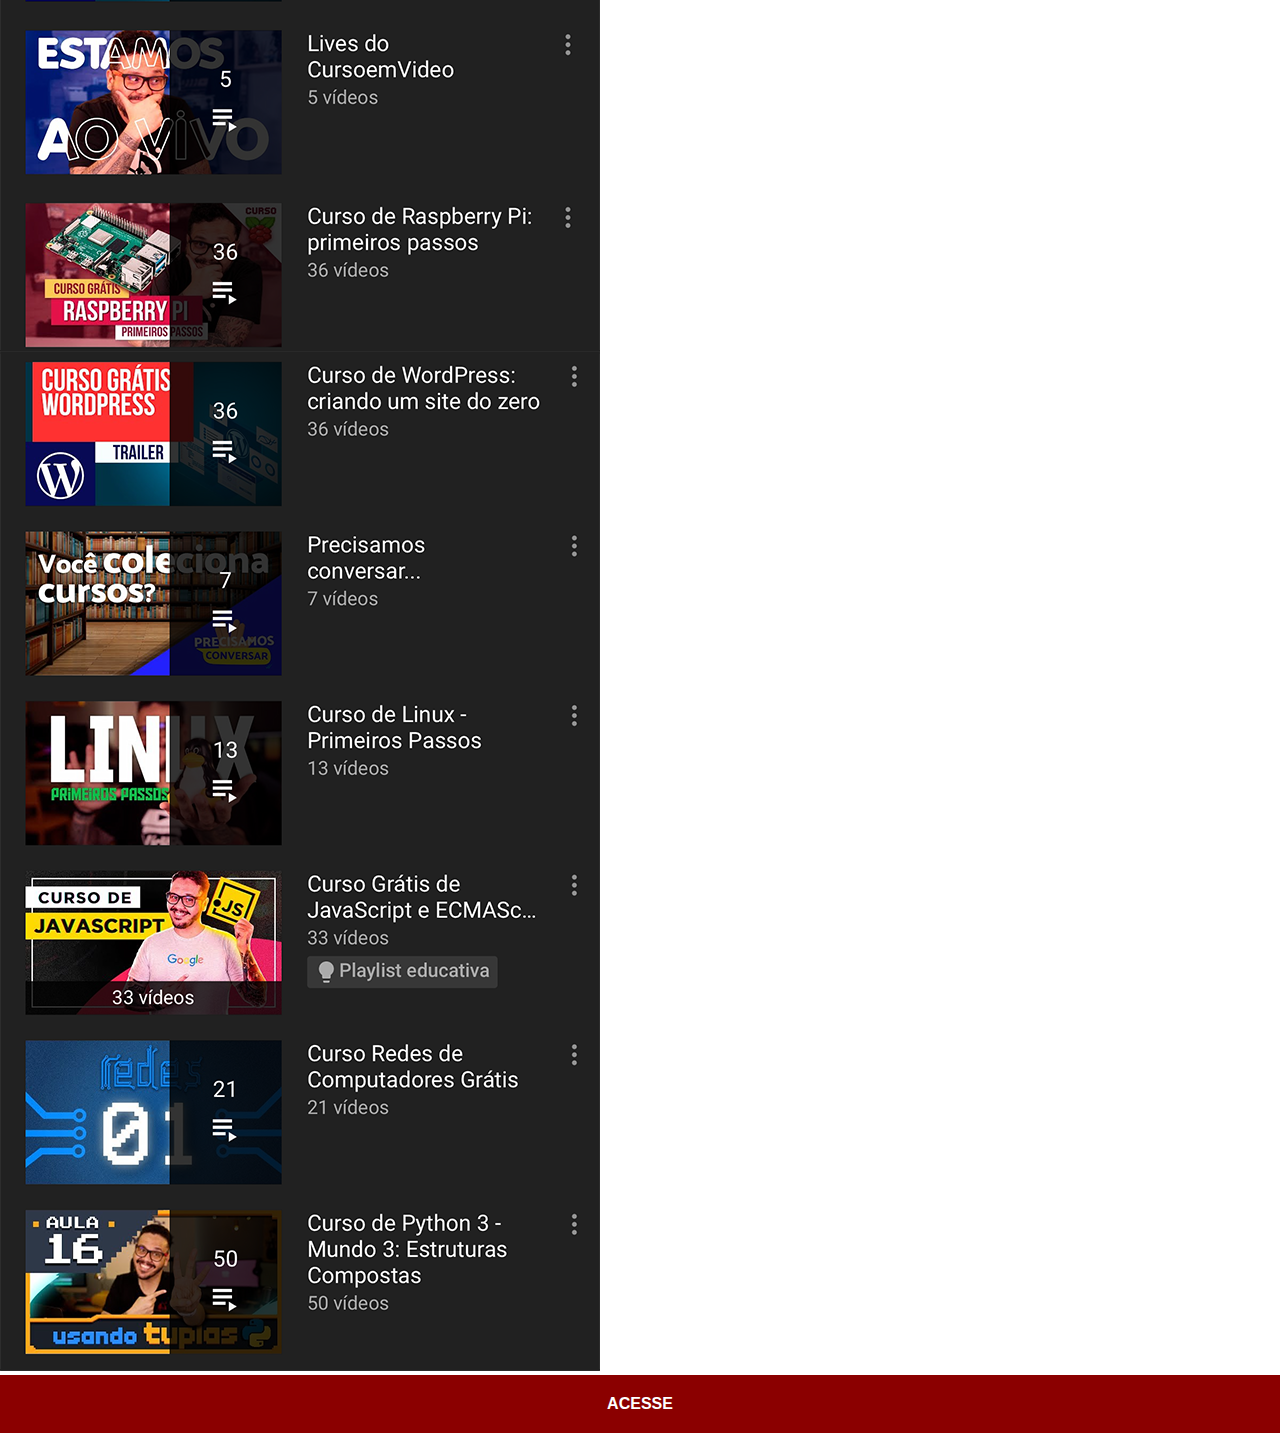
<file: youtube.html>
<!DOCTYPE html>
<html lang="pt-br">
<head>
    <meta charset="UTF-8">
    <meta name="viewport" content="width=device-width, initial-scale=1.0">
    <title>Youtube</title>
    <link rel="stylesheet" href="estilos/social.css">
</head>
<body>
    <img src="imagens/tela-youtube.png" alt="Youtube">
    <a href="https://www.youtube.com/@CursoemVideo/playlists" target="_blank">ACESSE</a>
    
</body>
</html>
</file>
<file: estilos/style.css>
@charset "UTF-8";

* {
    margin: 0px;
    padding: 0px;
    font-family: Arial, Helvetica, sans-serif;
}

html, body {
    height: 100vh; /*Altura total do meu navegador*/
    width: 100vw; /*Largura total*/
    background-color: black;
}

body {
    background: url('../imagens/fundo-madeira.jpg') no-repeat;
    background-size: cover;
    background-attachment: fixed;
    background-size: cover;
}

main {
    position: relative;
    height: 100vh;
}

section#telefone {
    position: absolute;
    top: 50%;
    left: 50%;
    transform: translate(-50%, -50%);

    height: 627px;
    width: 311px;
    background: url('../imagens/frame-iphone.png') no-repeat;
}

iframe#tela {
    position: relative;
    top: 80px;
    left: 22px;
    width: 267px;
    height: 471px;
}

section#redes-sociais {
    text-align: right;
}

section#redes-sociais img {
    width: 50px;
    margin: 10px;
    border-radius: 50%;
    box-shadow: 2px 2px 5px rgba(0, 0, 0, 0.400);
    box-sizing: border-box;
}

section#redes-sociais img:hover {
    border: 2px solid rgba(255, 255, 255, 0.637);
    transform: translate(-3px, -3px);
    box-shadow: 5px 5px 10px rgba(0, 0, 0, 0.623);
    transition: .3x, border 1s;
}
</file>
<file: estilos/social.css>
@charset "UTF-8";

* {
    margin: 0px;
    padding: 0px;
    font-family: Arial, Helvetica, sans-serif;
}

::-webkit-scrollbar {
    width: 0px;
    height: 0px;
}

img {
    width: 100hw;
}

a {
    display: block;
    background-color: darkred;
    padding: 20px;
    text-align: center;
    font-weight: bolder;
    text-decoration: none;
    color: white;
}

a:hover {
    background-color: red;
}
</file>
